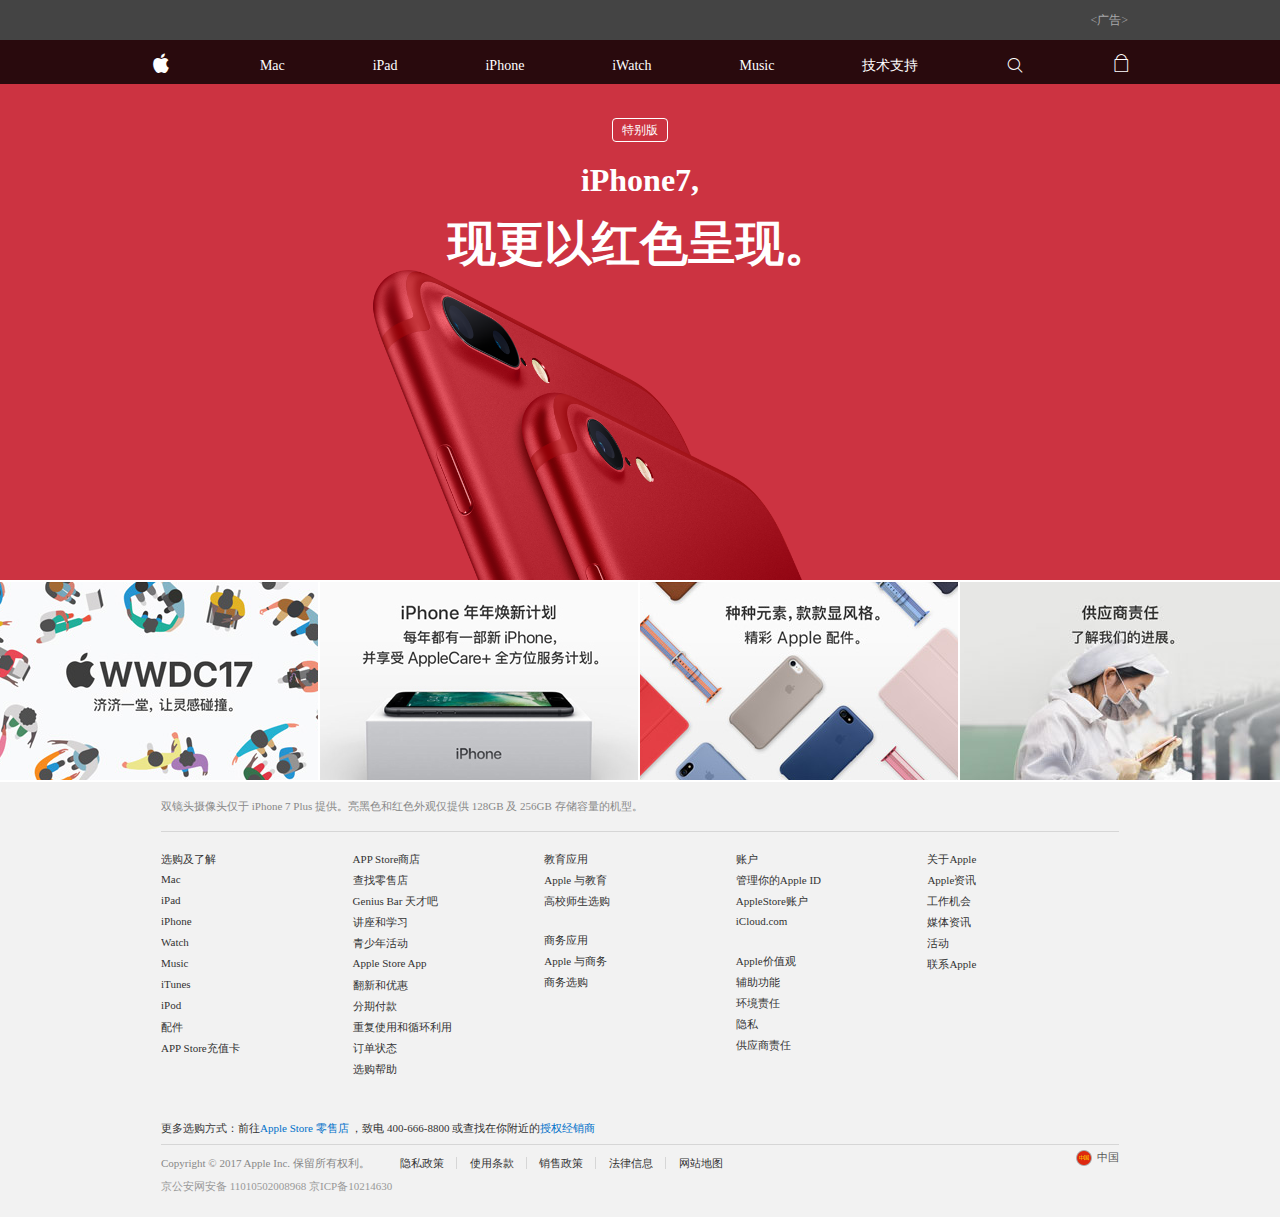
<file: index.html>
<!DOCTYPE html>
<html lang="en">
    <head>
        <meta charset="utf-8">
        <link rel="stylesheet" href="CSS/index.css">
        <link rel="stylesheet" href="CSS/iconfont.css">
    </head>
    <body>



    <!-- head开始 -->
    <div class="head">
    	 <div class="header">
	    	<span><广告></span>
	     </div>
    </div>
    <!-- head结束 -->


	<!-- banner开始 -->
	<div class="wheel">
		<div class="nav">
			<div class="con1">
    			<a href=""><i  class="iconfont pingguo"></i></a>
		    	<a href="">Mac</a>
		    	<a href="">iPad</a>
		    	<a href="">iPhone</a>
		    	<a href="">iWatch</a>
		    	<a href="">Music</a>
		    	<a href="">技术支持</a>
		    	<a href=""><i class="iconfont fangdajing"></i></a>
		    	<a href=""><i class="iconfont s"></i></a>
   			</div>
   			<div class="con2">
		    	<a href="">=</a>
		    	<a href=""><i class="iconfont pingguo"></i></a>
		    	<a href=""><i class="iconfont s"></i></a>
		    </div>
		</div>
		<div class="wheel-img">
			<a href=""></a>
		</div>
		<div class="zi">
    			<span>特别版</span><br>
    			<h1>iPhone7,</h1>
    			<h2>现更以红色呈现。</h2>
    	</div>
    	<div class="left jian">
    	<div>
    	<
    	</div>
    	</div>
    	<div class="right jian">
    	<div>
    	>
    	</div>
    	</div>
	</div>
	<!-- banner结束 -->


	<!-- 图开始 -->
	<div class="pic">
		<div class="first"><a href=""></a></div>
		<div class="second"><a href=""></a></div>
		<div class="third"><a href=""></a></div>
		<div class="forth"><a href=""></a></div>
	</div>
	<!-- 图结束 -->


	<!-- footer开始 -->
	<div class="footer">
		<div class="con">
			<div class="top">
				双镜头摄像头仅于 iPhone 7 Plus 提供。亮黑色和红色外观仅提供 128GB 及 256GB 存储容量的机型。
			</div>
			<div class="mid">
				<div class="first">
					<span>选购及了解</span>
					<ul>
						<li><a href="">Mac</a></li>
						<li><a href="">iPad</a></li>
						<li><a href="">iPhone</a></li>
						<li><a href="">Watch</a></li>
						<li><a href="">Music</a></li>
						<li><a href="">iTunes</a></li>
						<li><a href="">iPod</a></li>
						<li><a href="">配件</a></li>
						<li><a href="">APP Store充值卡</a></li>
					</ul>
				</div>
				<div class="second">
				<span>APP Store商店</span>
					<ul>
						<li><a href="">查找零售店</a></li>
						<li><a href="">Genius Bar 天才吧</a></li>
						<li><a href="">讲座和学习</a></li>
						<li><a href="">青少年活动</a></li>
						<li><a href="">Apple Store App</a></li>
						<li><a href="">翻新和优惠</a></li>
						<li><a href="">分期付款</a></li>
						<li><a href="">重复使用和循环利用</a></li>
						<li><a href="">订单状态</a></li>
						<li><a href="">选购帮助</a></li>
					</ul>
				</div>
				<div class="third">
					<div class="t1">
						<span>教育应用</span>
						<ul>
							<li><a href="">Apple 与教育</a></li>
							<li><a href="">高校师生选购</a></li>
						</ul>
					</div>
					<div class="t2">
						<span>商务应用</span>
						<ul>
							<li><a href="">Apple 与商务</a></li>
							<li><a href="">商务选购</a></li>
						</ul>
					</div>
				</div>
				<div class="forth">
				<div class="t1">
						<span>账户</span>
						<ul>
							<li><a href="">管理你的Apple ID</a></li>
							<li><a href="">AppleStore账户</a></li>
							<li><a href="">iCloud.com</a></li>
							
						</ul>
					</div>
					<div class="t2">
						<span>Apple价值观</span>
						<ul>
							<li><a href="">辅助功能</a></li>
							<li><a href="">环境责任</a></li>
							<li><a href="">隐私</a></li>
							<li><a href="">供应商责任</a></li>
						</ul>
					</div>
				</div>
				<div class="fifth">
				<span>关于Apple</span>
					<ul>
						<li><a href="">Apple资讯</a></li>
						<li><a href="">工作机会</a></li>
						<li><a href="">媒体资讯</a></li>
						<li><a href="">活动</a></li>
						<li><a href="">联系Apple</a></li>
					</ul>
				</div>
			</div>
			<div class="bottom">
				<div class="b1">
					更多选购方式：前往<a href="">Apple Store 零售店</a>
					，致电 400-666-8800 或查找在你附近的<a href="">授权经销商</a>
				</div>
				<div class="china">
					<a href="" class="c1"></a>
					<a href="" class="c2">中国</a>
				</div>
				<div class="b2">
				    <div class="left">
					Copyright © 2017 Apple Inc. 保留所有权利。
					</div>
					<div class="right">
						<a href="">隐私政策</a>
						<a href="">使用条款</a>
						<a href="">销售政策</a>
						<a href="">法律信息</a>
						<a href="">网站地图</a>
					</div>
				</div>
				<p>京公安网安备 11010502008968
				<a href=""> 京ICP备10214630</a></p>
			</div>
		</div>
	</div>
	<!-- footer结束 -->


	<!-- foot开始 -->
	<div class="foot">
		<div class="con">
			<div class="top">
				双镜头摄像头仅于 iPhone 7 Plus 提供。亮黑色和红色外观仅提供 128GB 及 256GB 存储容量的机型。
			</div>
			<div class="mid">
				<div><a href="">选购及了解</a><span>+</span></div>
				<div><a href="">APP Store商店</a><span>+</span></div>
				<div><a href="">教育应用</a><span>+</span></div>
				<div><a href="">商务应用</a><span>+</span></div>
				<div><a href="">账户</a><span>+</span></div>
				<div><a href="">Apple价值观</a><span>+</span></div>
				<div><a href="">关于Apple</a><span>+</span></div>
			</div>
			<div class="bottom">
				<div class="b1">
					更多选购方式：前往<a href="">Apple Store 零售店</a>
					，致电 400-666-8800 或查找在你附近的<a href="">授权经销商</a>
				</div>
				<div class="china">
					<a href="" class="c1"></a>
					<a href="" class="c2">中国</a>
				</div>
				<div class="b2">
				    <div class="left">
					Copyright © 2017 Apple Inc. 保留所有权利。
					</div>
					<div class="right">
						<a href="">隐私政策</a>
						<a href="">使用条款</a>
						<a href="">销售政策</a>
						<a href="">法律信息</a>
						<a href="">网站地图</a>
					</div>
				</div>
				<p>京公安网安备 11010502008968
				<a href=""> 京ICP备10214630</a></p>
			</div>
		</div>
	</div>
	<!-- foot结束 -->
    </body>
</html>
</file>
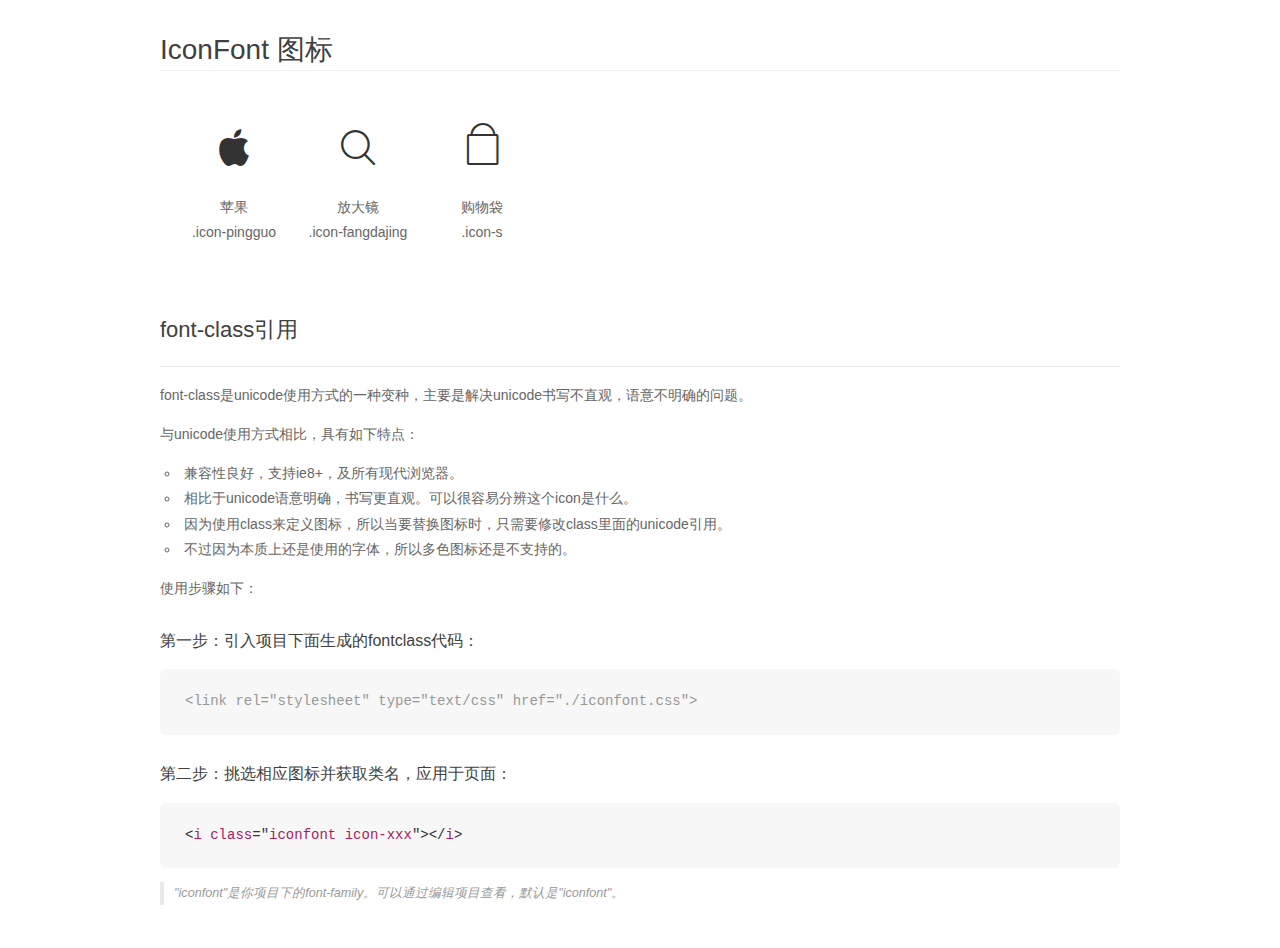
<file: appleicon/demo_fontclass.html>
<!DOCTYPE html>
<html>
<head>
    <meta charset="utf-8"/>
    <title>IconFont</title>
    <link rel="stylesheet" href="demo.css">
    <link rel="stylesheet" href="iconfont.css">
</head>
<body>
    <div class="main markdown">
        <h1>IconFont 图标</h1>
        <ul class="icon_lists clear">
            
                <li>
                <i class="icon iconfont icon-pingguo"></i>
                    <div class="name">苹果</div>
                    <div class="fontclass">.icon-pingguo</div>
                </li>
            
                <li>
                <i class="icon iconfont icon-fangdajing"></i>
                    <div class="name">放大镜</div>
                    <div class="fontclass">.icon-fangdajing</div>
                </li>
            
                <li>
                <i class="icon iconfont icon-s"></i>
                    <div class="name">购物袋</div>
                    <div class="fontclass">.icon-s</div>
                </li>
            
        </ul>

        <h2 id="font-class-">font-class引用</h2>
        <hr>

        <p>font-class是unicode使用方式的一种变种，主要是解决unicode书写不直观，语意不明确的问题。</p>
        <p>与unicode使用方式相比，具有如下特点：</p>
        <ul>
        <li>兼容性良好，支持ie8+，及所有现代浏览器。</li>
        <li>相比于unicode语意明确，书写更直观。可以很容易分辨这个icon是什么。</li>
        <li>因为使用class来定义图标，所以当要替换图标时，只需要修改class里面的unicode引用。</li>
        <li>不过因为本质上还是使用的字体，所以多色图标还是不支持的。</li>
        </ul>
        <p>使用步骤如下：</p>
        <h3 id="-fontclass-">第一步：引入项目下面生成的fontclass代码：</h3>


        <pre><code class="lang-js hljs javascript"><span class="hljs-comment">&lt;link rel="stylesheet" type="text/css" href="./iconfont.css"&gt;</span></code></pre>
        <h3 id="-">第二步：挑选相应图标并获取类名，应用于页面：</h3>
        <pre><code class="lang-css hljs">&lt;<span class="hljs-selector-tag">i</span> <span class="hljs-selector-tag">class</span>="<span class="hljs-selector-tag">iconfont</span> <span class="hljs-selector-tag">icon-xxx</span>"&gt;&lt;/<span class="hljs-selector-tag">i</span>&gt;</code></pre>
        <blockquote>
        <p>"iconfont"是你项目下的font-family。可以通过编辑项目查看，默认是"iconfont"。</p>
        </blockquote>
    </div>
</body>
</html>
</file>
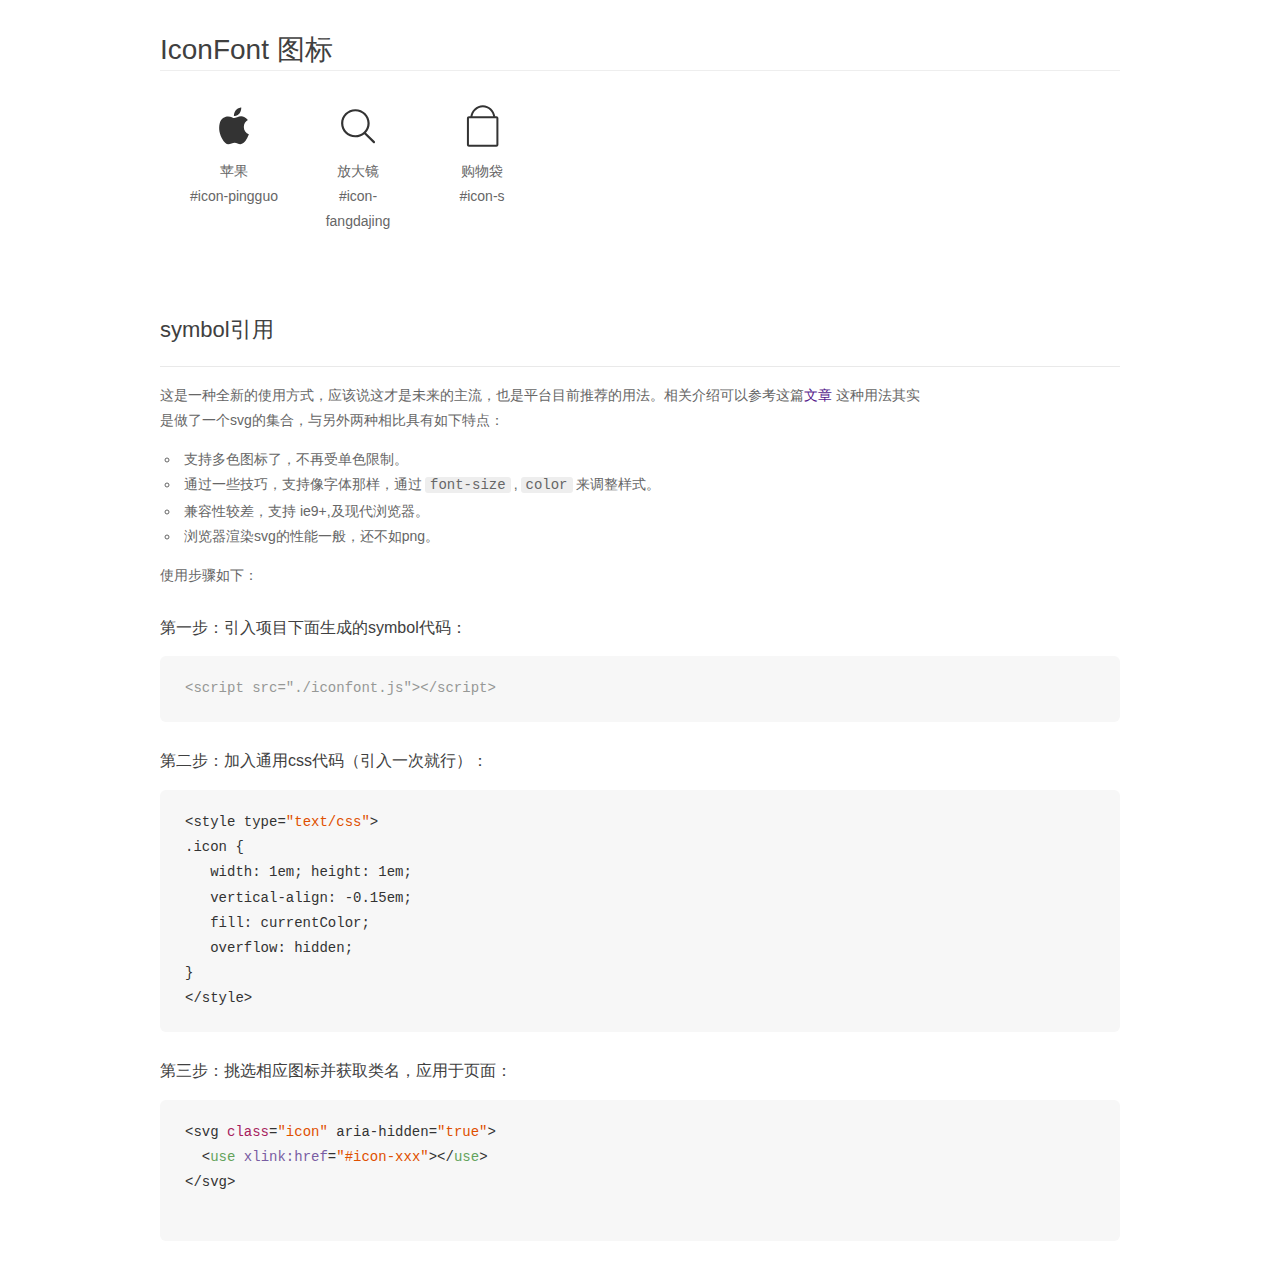
<file: appleicon/demo_symbol.html>
<!DOCTYPE html>
<html>
<head>
    <meta charset="utf-8"/>
    <title>IconFont</title>
    <link rel="stylesheet" href="demo.css">
    <script src="iconfont.js"></script>

    <style type="text/css">
        .icon {
          /* 通过设置 font-size 来改变图标大小 */
          width: 1em; height: 1em;
          /* 图标和文字相邻时，垂直对齐 */
          vertical-align: -0.15em;
          /* 通过设置 color 来改变 SVG 的颜色/fill */
          fill: currentColor;
          /* path 和 stroke 溢出 viewBox 部分在 IE 下会显示
             normalize.css 中也包含这行 */
          overflow: hidden;
        }

    </style>
</head>
<body>
    <div class="main markdown">
        <h1>IconFont 图标</h1>
        <ul class="icon_lists clear">
            
                <li>
                    <svg class="icon" aria-hidden="true">
                        <use xlink:href="#icon-pingguo"></use>
                    </svg>
                    <div class="name">苹果</div>
                    <div class="fontclass">#icon-pingguo</div>
                </li>
            
                <li>
                    <svg class="icon" aria-hidden="true">
                        <use xlink:href="#icon-fangdajing"></use>
                    </svg>
                    <div class="name">放大镜</div>
                    <div class="fontclass">#icon-fangdajing</div>
                </li>
            
                <li>
                    <svg class="icon" aria-hidden="true">
                        <use xlink:href="#icon-s"></use>
                    </svg>
                    <div class="name">购物袋</div>
                    <div class="fontclass">#icon-s</div>
                </li>
            
        </ul>


        <h2 id="symbol-">symbol引用</h2>
        <hr>

        <p>这是一种全新的使用方式，应该说这才是未来的主流，也是平台目前推荐的用法。相关介绍可以参考这篇<a href="">文章</a>
        这种用法其实是做了一个svg的集合，与另外两种相比具有如下特点：</p>
        <ul>
          <li>支持多色图标了，不再受单色限制。</li>
          <li>通过一些技巧，支持像字体那样，通过<code>font-size</code>,<code>color</code>来调整样式。</li>
          <li>兼容性较差，支持 ie9+,及现代浏览器。</li>
          <li>浏览器渲染svg的性能一般，还不如png。</li>
        </ul>
        <p>使用步骤如下：</p>
        <h3 id="-symbol-">第一步：引入项目下面生成的symbol代码：</h3>
        <pre><code class="lang-js hljs javascript"><span class="hljs-comment">&lt;script src="./iconfont.js"&gt;&lt;/script&gt;</span></code></pre>
        <h3 id="-css-">第二步：加入通用css代码（引入一次就行）：</h3>
        <pre><code class="lang-js hljs javascript">&lt;style type=<span class="hljs-string">"text/css"</span>&gt;
.icon {
   width: <span class="hljs-number">1</span>em; height: <span class="hljs-number">1</span>em;
   vertical-align: <span class="hljs-number">-0.15</span>em;
   fill: currentColor;
   overflow: hidden;
}
&lt;<span class="hljs-regexp">/style&gt;</span></code></pre>
        <h3 id="-">第三步：挑选相应图标并获取类名，应用于页面：</h3>
        <pre><code class="lang-js hljs javascript">&lt;svg <span class="hljs-class"><span class="hljs-keyword">class</span></span>=<span class="hljs-string">"icon"</span> aria-hidden=<span class="hljs-string">"true"</span>&gt;<span class="xml"><span class="hljs-tag">
  &lt;<span class="hljs-name">use</span> <span class="hljs-attr">xlink:href</span>=<span class="hljs-string">"#icon-xxx"</span>&gt;</span><span class="hljs-tag">&lt;/<span class="hljs-name">use</span>&gt;</span>
</span>&lt;<span class="hljs-regexp">/svg&gt;
        </span></code></pre>
    </div>
</body>
</html>
</file>
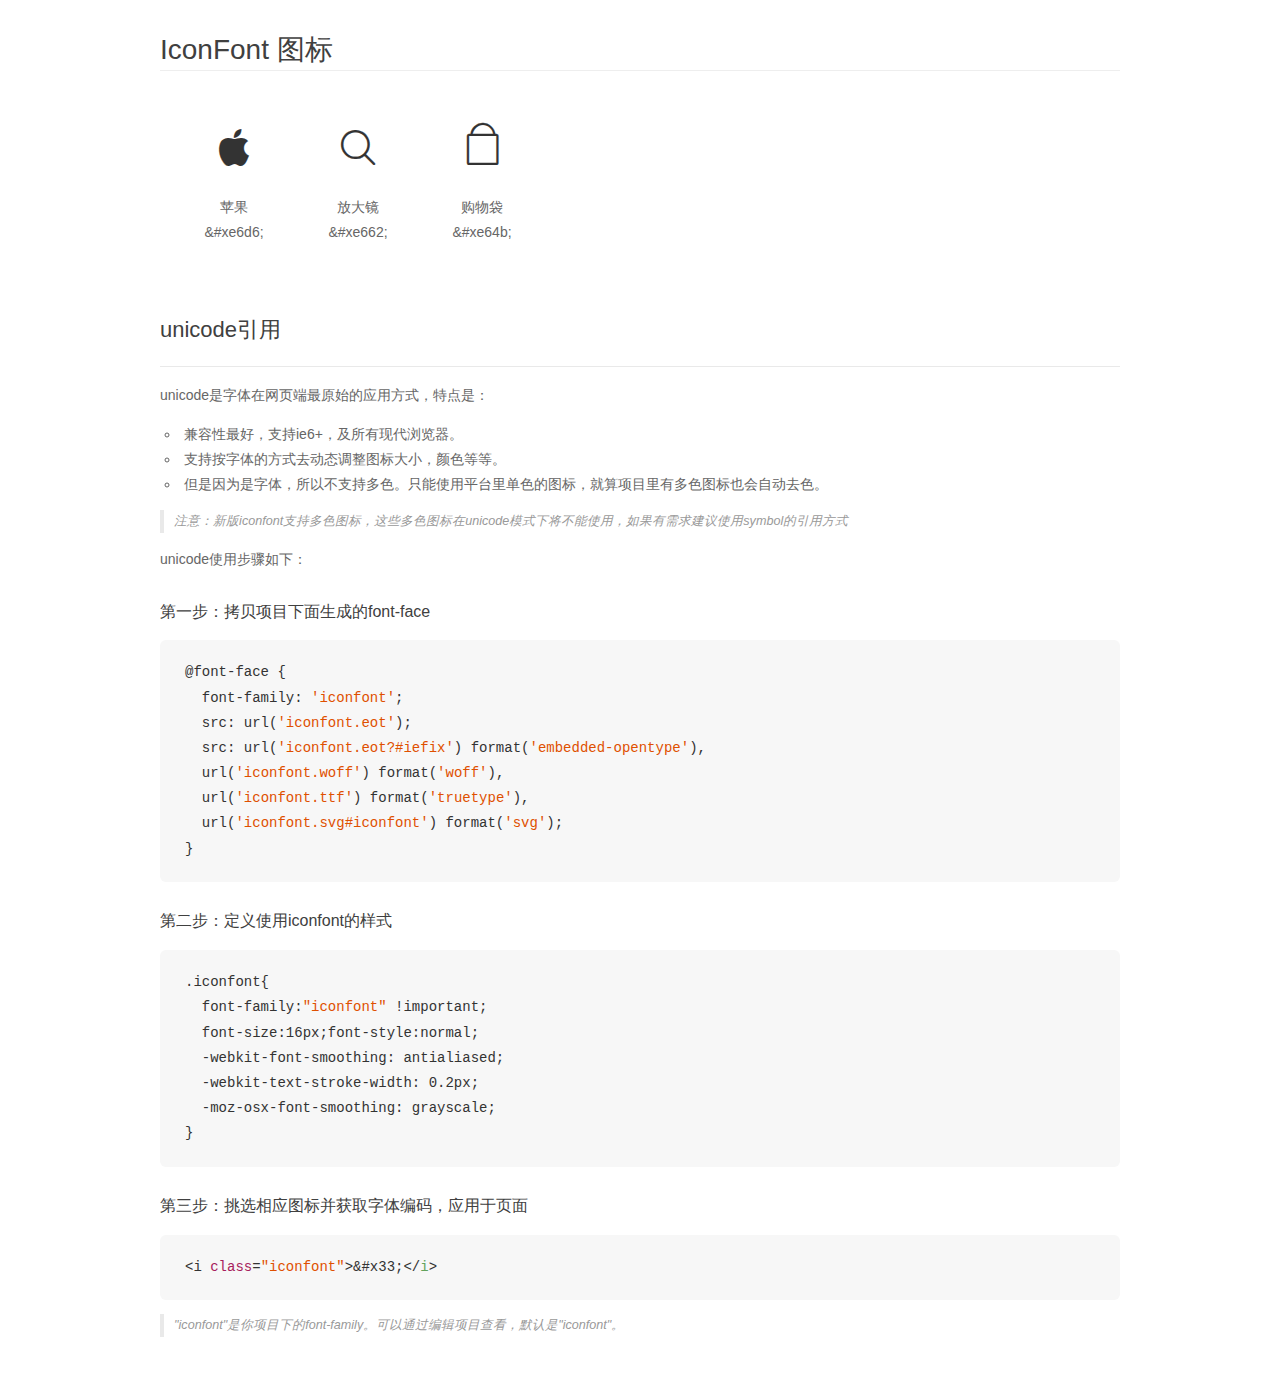
<file: appleicon/demo_unicode.html>
<!DOCTYPE html>
<html>
<head>
    <meta charset="utf-8"/>
    <title>IconFont</title>
    <link rel="stylesheet" href="demo.css">

    <style type="text/css">

        @font-face {font-family: "iconfont";
          src: url('iconfont.eot'); /* IE9*/
          src: url('iconfont.eot#iefix') format('embedded-opentype'), /* IE6-IE8 */
          url('iconfont.woff') format('woff'), /* chrome, firefox */
          url('iconfont.ttf') format('truetype'), /* chrome, firefox, opera, Safari, Android, iOS 4.2+*/
          url('iconfont.svg#iconfont') format('svg'); /* iOS 4.1- */
        }

        .iconfont {
          font-family:"iconfont" !important;
          font-size:16px;
          font-style:normal;
          -webkit-font-smoothing: antialiased;
          -webkit-text-stroke-width: 0.2px;
          -moz-osx-font-smoothing: grayscale;
        }

    </style>
</head>
<body>
    <div class="main markdown">
        <h1>IconFont 图标</h1>
        <ul class="icon_lists clear">
            
                <li>
                <i class="icon iconfont">&#xe6d6;</i>
                    <div class="name">苹果</div>
                    <div class="code">&amp;#xe6d6;</div>
                </li>
            
                <li>
                <i class="icon iconfont">&#xe662;</i>
                    <div class="name">放大镜</div>
                    <div class="code">&amp;#xe662;</div>
                </li>
            
                <li>
                <i class="icon iconfont">&#xe64b;</i>
                    <div class="name">购物袋</div>
                    <div class="code">&amp;#xe64b;</div>
                </li>
            
        </ul>
        <h2 id="unicode-">unicode引用</h2>
        <hr>

        <p>unicode是字体在网页端最原始的应用方式，特点是：</p>
        <ul>
        <li>兼容性最好，支持ie6+，及所有现代浏览器。</li>
        <li>支持按字体的方式去动态调整图标大小，颜色等等。</li>
        <li>但是因为是字体，所以不支持多色。只能使用平台里单色的图标，就算项目里有多色图标也会自动去色。</li>
        </ul>
        <blockquote>
        <p>注意：新版iconfont支持多色图标，这些多色图标在unicode模式下将不能使用，如果有需求建议使用symbol的引用方式</p>
        </blockquote>
        <p>unicode使用步骤如下：</p>
        <h3 id="-font-face">第一步：拷贝项目下面生成的font-face</h3>
        <pre><code class="lang-js hljs javascript">@font-face {
  font-family: <span class="hljs-string">'iconfont'</span>;
  src: url(<span class="hljs-string">'iconfont.eot'</span>);
  src: url(<span class="hljs-string">'iconfont.eot?#iefix'</span>) format(<span class="hljs-string">'embedded-opentype'</span>),
  url(<span class="hljs-string">'iconfont.woff'</span>) format(<span class="hljs-string">'woff'</span>),
  url(<span class="hljs-string">'iconfont.ttf'</span>) format(<span class="hljs-string">'truetype'</span>),
  url(<span class="hljs-string">'iconfont.svg#iconfont'</span>) format(<span class="hljs-string">'svg'</span>);
}
</code></pre>
        <h3 id="-iconfont-">第二步：定义使用iconfont的样式</h3>
        <pre><code class="lang-js hljs javascript">.iconfont{
  font-family:<span class="hljs-string">"iconfont"</span> !important;
  font-size:<span class="hljs-number">16</span>px;font-style:normal;
  -webkit-font-smoothing: antialiased;
  -webkit-text-stroke-width: <span class="hljs-number">0.2</span>px;
  -moz-osx-font-smoothing: grayscale;
}
</code></pre>
        <h3 id="-">第三步：挑选相应图标并获取字体编码，应用于页面</h3>
        <pre><code class="lang-js hljs javascript">&lt;i <span class="hljs-class"><span class="hljs-keyword">class</span></span>=<span class="hljs-string">"iconfont"</span>&gt;&amp;#x33;<span class="xml"><span class="hljs-tag">&lt;/<span class="hljs-name">i</span>&gt;</span></span></code></pre>

        <blockquote>
        <p>"iconfont"是你项目下的font-family。可以通过编辑项目查看，默认是"iconfont"。</p>
        </blockquote>
    </div>


</body>
</html>
</file>
<file: CSS/index.css>
/*
* @Author: DELL
* @Date:   2017-03-29 17:54:55
* @Last Modified by:   DELL
* @Last Modified time: 2017-04-01 11:32:10
*/
*{
	padding: 0;
	margin: 0;
	list-style: none;
	font-size: 11px；
}
a{
	text-decoration: none;
}
.head{
	width: 100%;
	height: 40px;
	background: #444;
}
.head .header{
	width: 976px;
	height: 40px;
    font-size: 12px;
    margin: 0 auto;
    text-align: right;
    box-sizing: border-box;
    line-height: 40px;
}
.head .header span{
	display: block;
	color: #A8A8AA;
	margin: 0 auto;
}


/* banner开始 */
.wheel{
	width: 100%;
	height: 540px;
	background: #CC3341;
	position: relative;
}
.wheel .nav{
	width: 100%;
	height: 44px;
	background: rgba(0, 0, 0, 0.8);
	position: absolute;
	top: 0;
	left: 0;
	z-index: 10;
}
.wheel .nav .con1{
	width: 980px;
	height: 44px;
	margin: 0 auto;
	text-align: justify;
	line-height: 44px;
}
.wheel .nav .con1 a{
	display: inline-block;
    color: white;
    font-size: 14px;
}
.wheel .nav .con1 a:hover{
	color: #bcbcbc;
}
.wheel .nav .con1:after{
    content: "";
    display: inline-block;
    height: 0;
    width: 100%;
}
.wheel .nav .con2{
	width: 770px;
	height: 44px;
	margin: 0 auto;
/* 	background: green; */
	display: none;
	text-align: justify;
	line-height: 44px;
	box-sizing: border-box;
}
.wheel .nav .con2 a{
	display: inline-block;
	color: white;
    font-size: 14px;
}
.wheel .nav .con2 a:hover{
	color: #bcbcbc;
}
.wheel .nav .con2:after{
    content: "";
    display: inline-block;
    height: 0;
    width: 100%;
}
.wheel .wheel-img{
	width: 100%;
	height: 100%;
}
.wheel .wheel-img a{
	display: block;
	width: 100%;
	height: 100%;
	background: #CC3341;
	background-image: url('../img/iphone7_large.png');
	background-size: contain;
	background-repeat: no-repeat;
	background-position: center 230px;
}
.wheel .zi{
	width: 100%;
	height: 152px;
    position: absolute;
    top: 78px;
   /*  background: yellow; */
    text-align: center;
    color: white;
}
.wheel .zi span{
	display: inline-block;
	font-size: 12px;
	width: 38px;
	height: 18px;
	line-height: 18px;
	padding: 2px 8px;
	border: 1px solid #fff;
	border-radius: 4px;
	margin-bottom: 20px;
}
.wheel .zi h1{
	font-size: 32px;
	width: 100%;
	height: 50px;
}
.wheel .zi h2{
	font-size: 48px;
	width: 100%;
	height: 55px;
}
.wheel .left,.wheel .right{
	width: 300px;
	height: 100%;
	/* background: green; */
	position: absolute;
	right: 0;
	top: 0;
}
.wheel .left{
	left: 0;
}
.wheel .left>div,.wheel .right>div{
	width: 64px;
	height: 64px;
	line-height: 64px;
	text-align: center;
	font-size: 30px;
	border-radius: 50%;
	/* border: 1px solid red; */
	background: rgba(180, 180, 180, 0.25);
	position: absolute;
	top: 0;
	bottom: 0;
	margin: auto 0;
	opacity: 0;
	transition: all 1s linear;
}
.wheel .left>div{
	left: 20px;
}
.wheel .right>div{
	right:20px;
}
.wheel .jian:hover div{
	opacity: 1;
}
/* banner结束 */


/* 图开始 */
.pic{
	width: 100%;
	height: 200px;
	margin: 0 auto;
	/* background: red; */
	border-top: 2px solid #fff;
	box-sizing: border-box;
}
.pic .first a{
	display: block;
	width: 25%;
	height: 200px;
	float: left;
    border-bottom:2px solid #fff;
    border-right: 2px solid #fff;
    box-sizing: border-box;
    background-image: url('../img/w_large.jpg');
	background-size: 360px 200px;
	background-repeat: no-repeat;
	background-position: center;
}
.pic .second a{
	display: block;
	width: 25%;
	height: 200px;
	float: left;
    border-bottom:2px solid #fff;
    border-right: 2px solid #fff;
    box-sizing: border-box;
    background-image: url('../img/i_large.jpg');
	background-size: 360px 200px;
	background-repeat: no-repeat;
	background-position: center;
}
.pic .third a{
	display: block;
	width: 25%;
	height: 200px;
	float: left;
    border-bottom:2px solid #fff;
    border-right: 2px solid #fff;
    box-sizing: border-box;
    background-image: url('../img/a_large.jpg');
	background-size: 360px 200px;
	background-repeat: no-repeat;
	background-position: center;
}
.pic .forth a{
	display: block;
	width: 25%;
	height: 200px;
	float: left;
    border-bottom:2px solid #fff;
    /* border-right: 2px solid #fff; */
    box-sizing: border-box;
    background-image: url('../img/s_large.jpg');
	background-size: 360px 200px;
	background-repeat: no-repeat;
	background-position: center;
}
/* 图结束 */


/* footer开始 */
.footer{
	width: 100%;
	height: auto;
	color: #333;
	background: #F2F2F2;
	overflow: hidden;
}
.footer .con{
	width: 958px;
	height: auto;
	margin: 0 auto;
	overflow: hidden;
}
.footer .con .top{
	width: 100%;
	height: 21px;
	color: #888;
	font-size: 11px;
	padding-top: 17px;
	padding-bottom: 11px;
	border-bottom: 1px solid #D6D6D6;
}
.footer .con .mid{
	width: 100%;
	height: 245px;
	padding-top: 20px;
	font-size: 11px;
}
.footer .con .mid .first{
	width: 20%;
	height: 204px;
	color: #333;
	display: block;
	float: left;
}
.footer .con .mid .first span{
	display: block;
	width: 100%;
	height: 15px;
	margin-bottom: 6px;
}
.footer .con .mid .first ul{
	width: 100%;
	height: 183px;

}
.footer .con .mid .first ul li{

	width: 100%;
	height: 15px;
	margin-bottom: 6px;
}
.footer .con .mid .first ul li a{
	color: #333;
}
.footer .con .mid .second{
	width: 20%;
	height: 225px;
	color: #333;
	display: block;
	float: left;
}
.footer .con .mid .second span{
	display: block;
	width: 100%;
	height: 15px;
	margin-bottom: 6px;
}
.footer .con .mid .second ul{
	width: 100%;
	height: 204px;
}
.footer .con .mid .second ul li{
	width: 100%;
	height: 15px;
	margin-bottom: 6px;
}
.footer .con .mid .second ul li a{
	color: #333;
}
.footer .con .mid .third{
	width: 20%;
	height: 138px;
	color: #333;
	display: block;
	float: left;
}
.footer .con .mid .third span{
	display: block;
	width: 100%;
	height: 15px;
	margin-bottom: 6px;
}
.footer .con .mid .third .t1{
	width: 100%;
	height: 57px;
}
.footer .con .mid .third .t1 ul{
	width: 100%;
	height: 36px;
}
.footer .con .mid .third .t2{
	width: 100%;
	height: 57px;
	padding-top: 24px;
}
.footer .con .mid .third .t2 ul{
	width: 100%;
	height: 36px;
}
.footer .con .mid .third ul li{
	width: 100%;
	height: 15px;
	margin-bottom: 6px;
}
.footer .con .mid .third ul li a{
	color: #333;
}
.footer .con .mid .forth{
	width: 20%;
	height: 201px;
	color: #333;
	display: block;
	float: left;
}
.footer .con .mid .forth span{
	display: block;
	width: 100%;
	height: 15px;
	margin-bottom: 6px;
}
.footer .con .mid .forth .t1{
	width: 100%;
	height: 78px;
}
.footer .con .mid .forth .t1 ul{
	width: 100%;
	height: 36px;
}
.footer .con .mid .forth .t2{
	width: 100%;
	height: 123px;
	padding-top: 24px;
}
.footer .con .mid .forth .t2 ul{
	width: 100%;
	height: 36px;
}
.footer .con .mid .forth ul li{
	width: 100%;
	height: 15px;
	margin-bottom: 6px;
}
.footer .con .mid .forth ul li a{
	color: #333;
}
.footer .con .mid .fifth{
	width: 20%;
	height: 120px;
	color: #333;
	display: block;
	float: left;
}
.footer .con .mid .fifth span{
	display: block;
	width: 100%;
	height: 15px;
	margin-bottom: 6px;
}
.footer .con .mid .fifth ul{
	width: 100%;
	height: 99px;

}
.footer .con .mid .fifth ul li{

	width: 100%;
	height: 15px;
	margin-bottom: 6px;
}
.footer .con .mid .fifth ul li a{
	color: #333;
}
.footer .con .bottom{
	width: 100%;
	height: auto;
    padding: 24px 0 21px;
    position: relative;
}
.footer .con .bottom .b1{
	width: 100%;
	height: 17px;
	font-size: 11px;
	padding-bottom: 6px;
	border-bottom: 1px solid #d6d6d6;
	margin-bottom: 7px;
}
.footer .con .bottom .b1 a{
	color: #0070C9;
}
.footer .con .bottom .b1 a:hover{
	text-decoration: underline;
}
.footer .con .bottom .china{
	width: 43px;
	height: 17px;
	/* background: green; */
	margin-top: 3px;
	position: absolute;
	top: 50px;
	right: 0;
}
.footer .con .bottom .china .c1{
	display: block;
	width: 16px;
	height: 16px;
	background-image: url('../img/china.png');
	background-position: center center;
	background-repeat: no-repeat;
	float: left;
}
.footer .con .bottom .china .c2{
	float: right;
	font-size: 11px;
	color: #555;
}
.footer .con .bottom .b2{
	width: 100%;
	height: 23px;
	line-height: 23px;
	font-size: 11px;
}
.footer .con .bottom .b2 .left{
	display: block;
	float: left;
	width: auto;
	height: 20px;
	margin-right: 30px;
	color: #888;
}
.footer .con .bottom .b2 .right{
	display: block;
	float: left;
	width: auto;
	height: 20px;
	margin-right: 30px;

}
.footer .con .bottom .b2 .right a{
	width: auto;
	height: 17px;
	padding-right: 12px;
	border-right: 1px solid #d6d6d6;
	margin: 3px 10px 0 0;
	color: #333;
}
.footer .con .bottom .b2 .right a:hover{
	text-decoration: underline;
}
.footer .con .bottom .b2 .right a:nth-child(5){
	border: 0;
}
.footer .con .bottom p{
	font-size: 11px;
	width: 100%;
	height: 17px;
	margin-top:4px;
	color: #999;
}
.footer .con .bottom p a{
	color: #999;
}
/* footer结束 */


/* foot开始 */
.foot{
	width: 100%;
	height: auto;
	color: #333;
	background: #F2F2F2;
	margin-top: 588px;
	position: relative;

	}
.foot .con{
	width: 770px;
	height: auto;
	padding: 0 16px;
}
.foot .con .top{
	width: 100%;
	height: auto;
	color: #888;
	font-size: 11px;
	padding-top: 17px;
	padding-bottom: 11px;
	border-bottom: 1px solid #D6D6D6;
}
.foot .con .mid{
	width: 100%;
	height: 273px;
	padding-top: 20px;
}
.foot .con .mid>div{
	font-size: 11px;
	
	line-height: 39px;
	width: 100%;
	height: 39px;
	border-bottom: 1px solid #D6D6D6;
}
.foot .con .mid>div span{
	display: block;
	float: right;
	right: 0;
	font-size: 20px;
}
.foot .con .mid>div a{
	color: #333;
}
.foot .con .bottom{
	width: 100%;
	height: auto;
	padding: 22px 0 19px 0;
	overflow: hidden;
}
.foot .con .bottom .b1{
	font-size: 11px;
    width: 100%;
    height: auto;
    padding-bottom: 6px;
    margin-bottom: 7px;
}
.foot .con .bottom .b1 a{
	color: #0070C9;
}
.foot .con .bottom .b1 a:hover{
	text-decoration: underline;
}
.foot .con .bottom .china{
	width: 100%;
	height: 17px;
/* 	background: green; */
	margin-top: 3px;
	/* position: absolute;
	top: 50px;
	right: 0; */
}
.foot .con .bottom .china .c1{
	display: block;
	width: 16px;
	height: 16px;
	background-image: url('../img/china.png');
	background-position: center center;
	background-repeat: no-repeat;
	float: left;
}
.foot .con .bottom .china .c2{
	float: left;
	font-size: 11px;
	color: #555;
}
.foot .con .bottom .b2{
	width: 100%;
	height: auto;
	/* line-height: 23px; */
	font-size: 11px;
	padding-top: 12px;
}
.foot .con .bottom .b2 .left{
	display: block;
	/* float: left; */
	width: 100%;
	height: 17px;
	margin-top: 3px;
	color: #888;
}
.foot .con .bottom .b2 .right{
	/* display: block;
	float: left; */
	width: 100%;
	height: 20px;
	margin-top: 3px;

}
.foot .con .bottom .b2 .right a{
	width: auto;
	height: 17px;
	padding-right: 12px;
	border-right: 1px solid #d6d6d6;
	margin: 3px 10px 0 0;
	color: #333;
}
.foot .con .bottom .b2 .right a:hover{
	text-decoration: underline;
}
.foot .con .bottom .b2 .right a:nth-child(5){
	border: 0;
}
.foot .con .bottom p{
	font-size: 11px;
	width: 100%;
	height: 17px;
	margin-top:4px;
	color: #999;
}
.foot .con .bottom p a{
	color: #999;
}
.foot{
	display: none;
}
/* foot结束 */



@media screen and (max-width: 1000px){
	.head{
		width: 100%;
	}
	.head .header{
		width: 100%;
		padding: 0 20px;
	}
	.wheel {
		height: 500px;
	}
	.wheel .nav .con1 {
		width: 100%;
		line-height: 44px;
		padding: 0 20px;
		box-sizing: border-box;
	}
	.wheel-img{
		height: 500px;
	}
	.wheel .zi{
		width: 100%;
		height: 140px;
	}
	.wheel .zi h1{
		height: 46px;
		font-size: 28px;
	}
	.wheel .zi h2{
		height: 47px;
		font-size: 40px;
	}
	.wheel .left,.wheel .right{
		width: 200px;
	}
	.wheel .wheel-img a{
		display: block;
		width: 100%;
		height: 100%;
		background: #CC3341;
		background-image: url('../img/iphone7_medium.png');
		background-size: contain;
		background-repeat: no-repeat;
		background-position: center 230px;
	}
	.pic{
	width: 100%;
	height: 200px;
	margin: 0 auto;
	/* background: red; */
	border-top: 2px solid #fff;
	box-sizing: border-box;
	}
	.pic .first a{
	display: block;
	width: 50%;
	height: 200px;
	float: left;
    border-bottom:2px solid #fff;
    border-right: 2px solid #fff;
    box-sizing: border-box;
    background-image: url('../img/w_medium.jpg');
	background-size:640px 200px;
	background-repeat: no-repeat;
	background-position: center;
	}
	.pic .second a{
	display: block;
	width: 50%;
	height: 200px;
	float: left;
    border-bottom:2px solid #fff;
    border-right: 2px solid #fff;
    box-sizing: border-box;
    background-image: url('../img/i_medium.jpg');
	background-size: 640px 200px;
	background-repeat: no-repeat;
	background-position: center;
	}
	.pic .third a{
	display: block;
	width: 50%;
	height: 200px;
	float: left;
    border-bottom:2px solid #fff;
    border-right: 2px solid #fff;
    box-sizing: border-box;
    background-image: url('../img/a_medium.jpg');
	background-size: 640px 200px;
	background-repeat: no-repeat;
	background-position: center;
	}
	.pic .forth a{
	display: block;
	width:50%;
	height: 200px;
	float: left;
    border-bottom:2px solid #fff;
    /* border-right: 2px solid #fff; */
    box-sizing: border-box;
    background-image: url('../img/s_medium.jpg');
	background-size: 640px 200px;
	background-repeat: no-repeat;
	background-position: center;
	}
	.footer .con{
	width: 100%;
	height: auto;
	margin: 0 auto;
	padding: 0 20px;
	box-sizing: border-box;
	}
	.footer .con .top{
	width: 100%;
	height: 21px;
	color: #888;
	font-size: 11px;
	padding-top: 17px;
	padding-bottom: 11px;
	border-bottom: 1px solid #D6D6D6;

	}
	
}
@media screen and (max-width: 770px){
	.wheel .nav .con1{
        display: none;
	}
	.wheel .nav .con2{
		width: 100%;
		line-height: 44px;
		padding: 0 20px;
		display: block;
		text-align: justify;
		box-sizing: border-box;
	}
	.wheel .nav .con2:after{
        content: "";
        width: 100%;
        display: inline-block;
	}
	.wheel {
		height: 420px;
	}
	.wheel .zi{
	width: 100%;
	height: 140px;
    position: absolute;
    top: 78px;
   /*  background: yellow; */
    text-align: center;
    color: white;
	}
    .wheel .zi span{
    	margin-bottom: 5px;
    }
	.wheel .zi h1{
		font-size: 32px;
		width: 100%;
		height: 36px;
	}
	.wheel .zi h2{
		font-size: 28px;
		width: 100%;
		height: 39px;
	}
	.wheel .left,.wheel .right{
		width: 143px;
	}
	.wheel .wheel-img a{
		display: block;
		width: 100%;
		height: 100%;
		background: #CC3341;
		background-image: url('../img/iphone7_small.png');
		background-size: contain;
		background-repeat: no-repeat;
		background-position: center 180px;
	}
	.pic{
	width: 100%;
	height: 200px;
	margin: 0 auto;
	/* background: red; */
	border-top: 2px solid #fff;
	box-sizing: border-box;
	}
	.pic .first a{
	display: block;
	width: 100%;
	height: 200px;
	float: left;
    border-bottom:2px solid #fff;
    border-right: 2px solid #fff;
    box-sizing: border-box;
    background-image: url('../img/w_small.jpg');
	background-size: 736px 200px;
	background-repeat: no-repeat;
	background-position: center;
	}
	.pic .second a{
	display: block;
	width: 100%;
	height: 200px;
	float: left;
    border-bottom:2px solid #fff;
    border-right: 2px solid #fff;
    box-sizing: border-box;
    background-image: url('../img/i_small.jpg');
	background-size: 736px 200px;
	background-repeat: no-repeat;
	background-position: center;
	}
	.pic .third a{
	display: block;
	width: 100%;
	height: 200px;
	float: left;
    border-bottom:2px solid #fff;
    border-right: 2px solid #fff;
    box-sizing: border-box;
    background-image: url('../img/a_small.jpg');
	background-size: 736px 200px;
	background-repeat: no-repeat;
	background-position: center;
	}
	.pic .forth a{
	display: block;
	width: 100%;
	height: 200px;
	float: left;
    border-bottom:2px solid #fff;
    /* border-right: 2px solid #fff; */
    box-sizing: border-box;
    background-image: url('../img/s_small.jpg');
	background-size: 736px 200px;
	background-repeat: no-repeat;
	background-position: center;
	}
	.footer{
		display: none;
	}
	.foot{
		display: block;
	}
	.foot .con{
	width: 100%;
	height: auto;
	padding: 0 16px;
	box-sizing: border-box;
	}
	.foot .con .top{
	width: 100%;
	height: auto;
	color: #888;
	font-size: 11px;
	padding: 17px 0 11px;
	box-sizing: content-box;
	border-bottom: 1px solid #D6D6D6;
	}
	.foot .con .mid{
	width: 100%;
	height: 273px;
	padding-top: 20px;
	box-sizing:border-box;
	}	
	.foot .con .bottom .b1{
		height: auto;
	}
	.foot .con .bottom .b2 .left{
		height: auto;
	}
	.foot .con .bottom .b2 .right{
		height: auto;
	}
}
</file>
<file: CSS/iconfont.css>
@font-face {font-family: "iconfont";
  src: url('../iconfont/iconfont.eot?t=1490769731142'); /* IE9*/
  src: url('../iconfont/iconfont.eot?t=1490769731142#iefix') format('embedded-opentype'), /* IE6-IE8 */
  url('../iconfont/iconfont.woff?t=1490769731142') format('woff'), /* chrome, firefox */
  url('../iconfont/iconfont.ttf?t=1490769731142') format('truetype'), /* chrome, firefox, opera, Safari, Android, iOS 4.2+*/
  url('../iconfont/iconfont.svg?t=1490769731142#iconfont') format('svg'); /* iOS 4.1- */
}

.iconfont {
  font-family:"iconfont" !important;
  font-size:16px;
  font-style:normal;
  -webkit-font-smoothing: antialiased;
  -moz-osx-font-smoothing: grayscale;
}

.pingguo:before { content: "\e6d6"; }

.fangdajing:before { content: "\e662"; }

.s:before { content: "\e64b"; }
 
.pingguo{
  font-size: 22px;
}
.fangdajing{
  font-size: 18px;
}
.s{
  font-size: 18px;
}
</file>
<file: appleicon/iconfont.css>
@font-face {font-family: "iconfont";
  src: url('iconfont.eot?t=1490769731142'); /* IE9*/
  src: url('iconfont.eot?t=1490769731142#iefix') format('embedded-opentype'), /* IE6-IE8 */
  url('iconfont.woff?t=1490769731142') format('woff'), /* chrome, firefox */
  url('iconfont.ttf?t=1490769731142') format('truetype'), /* chrome, firefox, opera, Safari, Android, iOS 4.2+*/
  url('iconfont.svg?t=1490769731142#iconfont') format('svg'); /* iOS 4.1- */
}

.iconfont {
  font-family:"iconfont" !important;
  font-size:16px;
  font-style:normal;
  -webkit-font-smoothing: antialiased;
  -moz-osx-font-smoothing: grayscale;
}

.icon-pingguo:before { content: "\e6d6"; }

.icon-fangdajing:before { content: "\e662"; }

.icon-s:before { content: "\e64b"; }
</file>
<file: appleicon/demo.css>
*{margin: 0;padding: 0;list-style: none;}
/*
KISSY CSS Reset
理念：1. reset 的目的不是清除浏览器的默认样式，这仅是部分工作。清除和重置是紧密不可分的。
2. reset 的目的不是让默认样式在所有浏览器下一致，而是减少默认样式有可能带来的问题。
3. reset 期望提供一套普适通用的基础样式。但没有银弹，推荐根据具体需求，裁剪和修改后再使用。
特色：1. 适应中文；2. 基于最新主流浏览器。
维护：玉伯<lifesinger@gmail.com>, 正淳<ragecarrier@gmail.com>
 */

/** 清除内外边距 **/
body, h1, h2, h3, h4, h5, h6, hr, p, blockquote, /* structural elements 结构元素 */
dl, dt, dd, ul, ol, li, /* list elements 列表元素 */
pre, /* text formatting elements 文本格式元素 */
form, fieldset, legend, button, input, textarea, /* form elements 表单元素 */
th, td /* table elements 表格元素 */ {
  margin: 0;
  padding: 0;
}

/** 设置默认字体 **/
body,
button, input, select, textarea /* for ie */ {
  font: 12px/1.5 tahoma, arial, \5b8b\4f53, sans-serif;
}
h1, h2, h3, h4, h5, h6 { font-size: 100%; }
address, cite, dfn, em, var { font-style: normal; } /* 将斜体扶正 */
code, kbd, pre, samp { font-family: courier new, courier, monospace; } /* 统一等宽字体 */
small { font-size: 12px; } /* 小于 12px 的中文很难阅读，让 small 正常化 */

/** 重置列表元素 **/
ul, ol { list-style: none; }

/** 重置文本格式元素 **/
a { text-decoration: none; }
a:hover { text-decoration: underline; }


/** 重置表单元素 **/
legend { color: #000; } /* for ie6 */
fieldset, img { border: 0; } /* img 搭车：让链接里的 img 无边框 */
button, input, select, textarea { font-size: 100%; } /* 使得表单元素在 ie 下能继承字体大小 */
/* 注：optgroup 无法扶正 */

/** 重置表格元素 **/
table { border-collapse: collapse; border-spacing: 0; }

/* 清除浮动 */
.ks-clear:after, .clear:after {
  content: '\20';
  display: block;
  height: 0;
  clear: both;
}
.ks-clear, .clear {
  *zoom: 1;
}

.main {
  padding: 30px 100px;
width: 960px;
margin: 0 auto;
}
.main h1{font-size:36px; color:#333; text-align:left;margin-bottom:30px; border-bottom: 1px solid #eee;}

.helps{margin-top:40px;}
.helps pre{
  padding:20px;
  margin:10px 0;
  border:solid 1px #e7e1cd;
  background-color: #fffdef;
  overflow: auto;
}

.icon_lists{
  width: 100% !important;

}

.icon_lists li{
  float:left;
  width: 100px;
  height:180px;
  text-align: center;
  list-style: none !important;
}
.icon_lists .icon{
  font-size: 42px;
  line-height: 100px;
  margin: 10px 0;
  color:#333;
  -webkit-transition: font-size 0.25s ease-out 0s;
  -moz-transition: font-size 0.25s ease-out 0s;
  transition: font-size 0.25s ease-out 0s;

}
.icon_lists .icon:hover{
  font-size: 100px;
}



.markdown {
  color: #666;
  font-size: 14px;
  line-height: 1.8;
}

.highlight {
  line-height: 1.5;
}

.markdown img {
  vertical-align: middle;
  max-width: 100%;
}

.markdown h1 {
  color: #404040;
  font-weight: 500;
  line-height: 40px;
  margin-bottom: 24px;
}

.markdown h2,
.markdown h3,
.markdown h4,
.markdown h5,
.markdown h6 {
  color: #404040;
  margin: 1.6em 0 0.6em 0;
  font-weight: 500;
  clear: both;
}

.markdown h1 {
  font-size: 28px;
}

.markdown h2 {
  font-size: 22px;
}

.markdown h3 {
  font-size: 16px;
}

.markdown h4 {
  font-size: 14px;
}

.markdown h5 {
  font-size: 12px;
}

.markdown h6 {
  font-size: 12px;
}

.markdown hr {
  height: 1px;
  border: 0;
  background: #e9e9e9;
  margin: 16px 0;
  clear: both;
}

.markdown p,
.markdown pre {
  margin: 1em 0;
}

.markdown > p,
.markdown > blockquote,
.markdown > .highlight,
.markdown > ol,
.markdown > ul {
  width: 80%;
}

.markdown ul > li {
  list-style: circle;
}

.markdown > ul li,
.markdown blockquote ul > li {
  margin-left: 20px;
  padding-left: 4px;
}

.markdown > ul li p,
.markdown > ol li p {
  margin: 0.6em 0;
}

.markdown ol > li {
  list-style: decimal;
}

.markdown > ol li,
.markdown blockquote ol > li {
  margin-left: 20px;
  padding-left: 4px;
}

.markdown code {
  margin: 0 3px;
  padding: 0 5px;
  background: #eee;
  border-radius: 3px;
}

.markdown pre {
  border-radius: 6px;
  background: #f7f7f7;
  padding: 20px;
}

.markdown pre code {
  border: none;
  background: #f7f7f7;
  margin: 0;
}

.markdown strong,
.markdown b {
  font-weight: 600;
}

.markdown > table {
  border-collapse: collapse;
  border-spacing: 0px;
  empty-cells: show;
  border: 1px solid #e9e9e9;
  width: 95%;
  margin-bottom: 24px;
}

.markdown > table th {
  white-space: nowrap;
  color: #333;
  font-weight: 600;

}

.markdown > table th,
.markdown > table td {
  border: 1px solid #e9e9e9;
  padding: 8px 16px;
  text-align: left;
}

.markdown > table th {
  background: #F7F7F7;
}

.markdown blockquote {
  font-size: 90%;
  color: #999;
  border-left: 4px solid #e9e9e9;
  padding-left: 0.8em;
  margin: 1em 0;
  font-style: italic;
}

.markdown blockquote p {
  margin: 0;
}

.markdown .anchor {
  opacity: 0;
  transition: opacity 0.3s ease;
  margin-left: 8px;
}

.markdown .waiting {
  color: #ccc;
}

.markdown h1:hover .anchor,
.markdown h2:hover .anchor,
.markdown h3:hover .anchor,
.markdown h4:hover .anchor,
.markdown h5:hover .anchor,
.markdown h6:hover .anchor {
  opacity: 1;
  display: inline-block;
}

.markdown > br,
.markdown > p > br {
  clear: both;
}


.hljs {
  display: block;
  background: white;
  padding: 0.5em;
  color: #333333;
  overflow-x: auto;
}

.hljs-comment,
.hljs-meta {
  color: #969896;
}

.hljs-string,
.hljs-variable,
.hljs-template-variable,
.hljs-strong,
.hljs-emphasis,
.hljs-quote {
  color: #df5000;
}

.hljs-keyword,
.hljs-selector-tag,
.hljs-type {
  color: #a71d5d;
}

.hljs-literal,
.hljs-symbol,
.hljs-bullet,
.hljs-attribute {
  color: #0086b3;
}

.hljs-section,
.hljs-name {
  color: #63a35c;
}

.hljs-tag {
  color: #333333;
}

.hljs-title,
.hljs-attr,
.hljs-selector-id,
.hljs-selector-class,
.hljs-selector-attr,
.hljs-selector-pseudo {
  color: #795da3;
}

.hljs-addition {
  color: #55a532;
  background-color: #eaffea;
}

.hljs-deletion {
  color: #bd2c00;
  background-color: #ffecec;
}

.hljs-link {
  text-decoration: underline;
}

pre{
  background: #fff;
}
</file>
